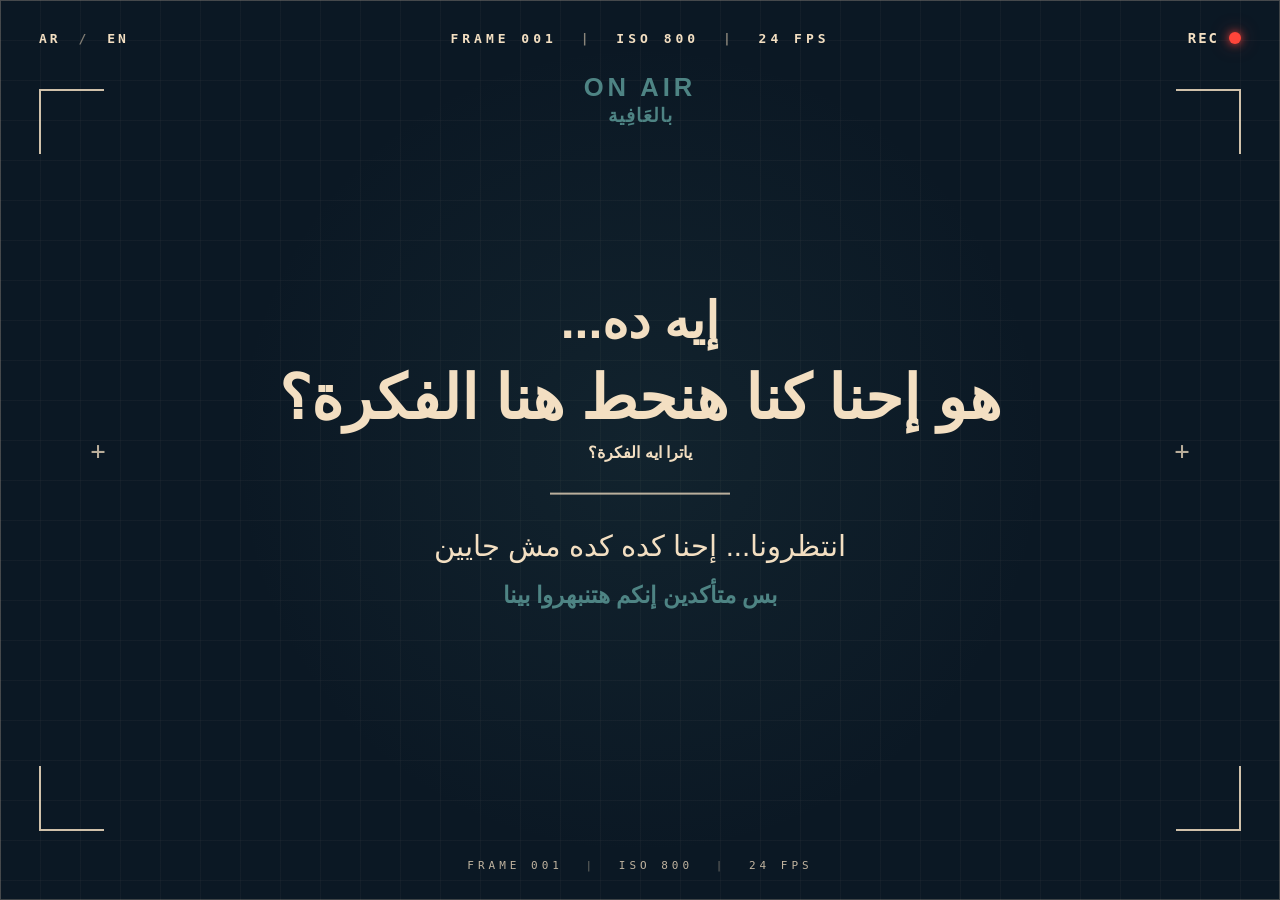
<file: idea.html>
<!DOCTYPE html>
<html lang="ar" dir="rtl">

<head>

    <meta charset="UTF-8">

    <meta
        name="viewport"
        content="width=device-width, initial-scale=1.0, viewport-fit=cover"
    >

    <title>Idea — ON AIR بالعَافِية</title>


    <style>

        /* =====================================================
           RESET
        ===================================================== */

        * {
            margin: 0;
            padding: 0;
            box-sizing: border-box;
        }


        html,
        body {
            width: 100%;
            min-height: 100%;
        }


        body {

            background: #0B1824;

            color: #F3DFC2;

            overflow: hidden;

            font-family:
                Arial,
                Tahoma,
                sans-serif;
        }


        /* =====================================================
           IDEA SECTION
        ===================================================== */

        .idea-section {

            position: relative;

            width: 100%;

            height: 100vh;
            height: 100svh;

            min-height: 500px;

            overflow: hidden;

            background:

                radial-gradient(
                    circle at center,
                    rgba(78, 132, 132, 0.10),
                    transparent 52%
                ),

                #0B1824;
        }


        /* =====================================================
           CAMERA GRID
        ===================================================== */

        .idea-section::before {

            content: "";

            position: absolute;

            inset: 0;

            background-image:

                linear-gradient(
                    rgba(243, 223, 194, 0.035) 1px,
                    transparent 1px
                ),

                linear-gradient(
                    90deg,
                    rgba(243, 223, 194, 0.035) 1px,
                    transparent 1px
                );

            background-size: 40px 40px;

            pointer-events: none;
        }


        /* =====================================================
           CAMERA SCREEN
        ===================================================== */

        .camera-ui {

            position: relative;

            width: 100%;

            height: 100%;

            border: 1px solid
                rgba(243, 223, 194, 0.22);
        }


        /* =====================================================
           TOP DATA
        ===================================================== */

        .camera-data {

            position: absolute;

            top: 30px;

            left: 50%;

            transform:
                translateX(-50%);

            z-index: 5;

            font-family: monospace;

            font-size: 13px;

            font-weight: 700;

            letter-spacing: 4px;

            color: #F3DFC2;

            white-space: nowrap;
        }


        .camera-data span {

            margin: 0 12px;

            opacity: 0.55;
        }


        /* =====================================================
           LANGUAGE
        ===================================================== */

        .language {

            position: absolute;

            top: 30px;

            left: 38px;

            z-index: 5;

            font-family: monospace;

            font-size: 13px;

            font-weight: 700;

            letter-spacing: 3px;

            color: #F3DFC2;
        }


        .language span {

            opacity: 0.5;

            margin: 0 7px;
        }


        /* =====================================================
           TEAM LOGO
        ===================================================== */

        .team-logo {

            position: absolute;

            top: 72px;

            left: 50%;

            transform:
                translateX(-50%);

            display: flex;

            flex-direction: column;

            align-items: center;

            gap: 2px;

            z-index: 6;

            color: #4E8484;

            text-align: center;

            font-weight: 700;

            opacity: 0;

            animation:
                logoIn 1s ease-out
                0.15s forwards;
        }


        .team-logo .english {

            font-size:
                clamp(20px, 2vw, 30px);

            letter-spacing: 4px;
        }


        .team-logo .arabic {

            font-size:
                clamp(15px, 1.5vw, 22px);

            letter-spacing: 1px;
        }


        /* =====================================================
           REC
        ===================================================== */

        .recording {

            position: absolute;

            top: 29px;

            right: 38px;

            z-index: 7;

            display: flex;

            align-items: center;

            gap: 10px;

            font-family: monospace;

            font-size: 14px;

            font-weight: 700;

            letter-spacing: 2px;

            color: #F3DFC2;
        }


        /* RED LIGHT */

        .rec-dot {

            width: 12px;

            height: 12px;

            border-radius: 50%;

            background: #ff453a;

            animation:
                recBlink 1.15s infinite;

            box-shadow:

                0 0 8px
                rgba(255, 69, 58, 0.9),

                0 0 20px
                rgba(255, 69, 58, 0.45);
        }


        /* =====================================================
           REC BLINK
        ===================================================== */

        @keyframes recBlink {

            0%,
            42% {

                opacity: 1;

                box-shadow:

                    0 0 8px
                    rgba(255, 69, 58, 0.9),

                    0 0 22px
                    rgba(255, 69, 58, 0.55);
            }


            50%,
            100% {

                opacity: 0.22;

                box-shadow: none;
            }
        }


        /* =====================================================
           CAMERA FRAME CORNERS
        ===================================================== */

        .corner {

            position: absolute;

            width: 65px;

            height: 65px;

            z-index: 4;

            border-color: #F3DFC2;

            opacity: 0.85;
        }


        /* TOP LEFT */

        .corner.tl {

            top: 88px;

            left: 38px;

            border-top: 2px solid;

            border-left: 2px solid;
        }


        /* TOP RIGHT */

        .corner.tr {

            top: 88px;

            right: 38px;

            border-top: 2px solid;

            border-right: 2px solid;
        }


        /* BOTTOM LEFT */

        .corner.bl {

            bottom: 68px;

            left: 38px;

            border-bottom: 2px solid;

            border-left: 2px solid;
        }


        /* BOTTOM RIGHT */

        .corner.br {

            bottom: 68px;

            right: 38px;

            border-bottom: 2px solid;

            border-right: 2px solid;
        }


        /* =====================================================
           PLUS MARKS
        ===================================================== */

        .plus {

            position: absolute;

            top: 50%;

            transform:
                translateY(-50%);

            z-index: 4;

            color: #F3DFC2;

            font-family: monospace;

            font-size: 25px;

            opacity: 0.75;
        }


        .plus.left {

            left: 7%;
        }


        .plus.right {

            right: 7%;
        }


        /* =====================================================
           IDEA CONTENT
        ===================================================== */

        .idea-content {

            position: absolute;

            top: 50%;

            left: 50%;

            transform:
                translate(-50%, -47%);

            width:
                min(900px, 86%);

            text-align: center;

            z-index: 10;

            opacity: 0;

            animation:
                contentIn 1.4s
                ease-out
                0.3s
                forwards;
        }


        /* =====================================================
           MAIN SENTENCE
        ===================================================== */

        .idea-main {

            display: flex;

            flex-direction: column;

            align-items: center;

            gap: 7px;

            color: #F3DFC2;

            font-weight: 700;

            line-height: 1.25;
        }


        /* إيه ده */

        .idea-main .first-line {

            font-size:
                clamp(27px, 4vw, 50px);
        }


        /* هو احنا كنا هنحط */

        .idea-main .second-line {

            font-size:
                clamp(29px, 4.8vw, 64px);
        }


        /* =====================================================
           DIVIDER
        ===================================================== */

        .divider {

            width: 180px;

            height: 2px;

            margin: 30px auto;

            background: #F3DFC2;

            opacity: 0.75;
        }


        /* =====================================================
           SECOND TEXT
        ===================================================== */

        .idea-sub {

            display: flex;

            flex-direction: column;

            gap: 12px;

            font-weight: 500;

            line-height: 1.4;
        }


        .idea-sub .wait {

            font-size:
                clamp(19px, 2.3vw, 30px);
        }


        .idea-sub .surprise {

            color: #4E8484;

            font-size:
                clamp(17px, 1.8vw, 24px);

            font-weight: 700;
        }


        /* =====================================================
           BOTTOM CAMERA DATA
        ===================================================== */

        .bottom-data {

            position: absolute;

            bottom: 27px;

            left: 50%;

            transform:
                translateX(-50%);

            z-index: 5;

            font-family: monospace;

            font-size: 11px;

            letter-spacing: 4px;

            white-space: nowrap;

            opacity: 0.78;
        }


        .bottom-data span {

            margin: 0 12px;

            opacity: 0.55;
        }


        /* =====================================================
           ENTRANCE ANIMATIONS
        ===================================================== */

        @keyframes contentIn {

            from {

                opacity: 0;

                transform:
                    translate(-50%, -46%)
                    scale(0.97);
            }


            to {

                opacity: 1;

                transform:
                    translate(-50%, -50%)
                    scale(1);
            }
        }


        @keyframes logoIn {

            from {

                opacity: 0;

                transform:
                    translateX(-50%)
                    translateY(-10px);
            }


            to {

                opacity: 1;

                transform:
                    translateX(-50%)
                    translateY(0);
            }
        }


        /* =====================================================
           MOBILE
        ===================================================== */

        @media (max-width: 700px) {

            .idea-section {

                min-height: 500px;
            }


            .camera-data {

                top: 22px;

                font-size: 8px;

                letter-spacing: 2px;
            }


            .camera-data span {

                margin: 0 5px;
            }


            .language {

                top: 22px;

                left: 18px;

                font-size: 9px;

                letter-spacing: 2px;
            }


            .recording {

                top: 22px;

                right: 18px;

                font-size: 9px;

                gap: 7px;
            }


            .rec-dot {

                width: 8px;

                height: 8px;
            }


            .team-logo {

                top: 62px;
            }


            .team-logo .english {

                font-size: 18px;

                letter-spacing: 3px;
            }


            .team-logo .arabic {

                font-size: 14px;
            }


            .corner {

                width: 35px;

                height: 35px;
            }


            .corner.tl,
            .corner.tr {

                top: 72px;
            }


            .corner.bl,
            .corner.br {

                bottom: 52px;
            }


            .corner.tl,
            .corner.bl {

                left: 18px;
            }


            .corner.tr,
            .corner.br {

                right: 18px;
            }


            .idea-content {

                width: 88%;
            }


            .idea-main .first-line {

                font-size: 24px;
            }


            .idea-main .second-line {

                font-size: 30px;
            }


            .divider {

                width: 100px;

                margin: 22px auto;
            }


            .idea-sub .wait {

                font-size: 17px;
            }


            .idea-sub .surprise {

                font-size: 15px;
            }


            .bottom-data {

                bottom: 18px;

                font-size: 7px;

                letter-spacing: 2px;
            }


            .bottom-data span {

                margin: 0 5px;
            }


            .plus {

                display: none;
            }
        }


        /* =====================================================
           VERY SMALL MOBILE
        ===================================================== */

        @media (max-width: 380px) {

            .idea-main .first-line {

                font-size: 21px;
            }


            .idea-main .second-line {

                font-size: 27px;
            }


            .idea-sub .wait {

                font-size: 15px;
            }


            .idea-sub .surprise {

                font-size: 14px;
            }
        }


        /* =====================================================
           REDUCED MOTION
        ===================================================== */

        @media (prefers-reduced-motion: reduce) {

            .team-logo,
            .idea-content {

                animation: none;

                opacity: 1;
            }


            .rec-dot {

                animation: none;

                opacity: 1;
            }
        }

    </style>

</head>


<body>


    <!-- =====================================================
         IDEA
    ===================================================== -->

    <section class="idea-section">


        <div class="camera-ui">


            <!-- =============================================
                 LANGUAGE
            ============================================== -->

            <div class="language">

                AR

                <span>/</span>

                EN

            </div>


            <!-- =============================================
                 CAMERA DATA
            ============================================== -->

            <div class="camera-data">

                FRAME 001

                <span>|</span>

                ISO 800

                <span>|</span>

                24 FPS

            </div>


            <!-- =============================================
                 TEAM LOGO
            ============================================== -->

            <div class="team-logo">

                <span class="english">
                    ON AIR
                </span>

                <span class="arabic">
                    بالعَافِية
                </span>

            </div>


            <!-- =============================================
                 REC
            ============================================== -->

            <div class="recording">

                <span class="rec-dot"></span>

                <span>
                    REC
                </span>

            </div>


            <!-- =============================================
                 CAMERA CORNERS
            ============================================== -->

            <div class="corner tl"></div>

            <div class="corner tr"></div>

            <div class="corner bl"></div>

            <div class="corner br"></div>


            <!-- =============================================
                 SIDE MARKERS
            ============================================== -->

            <div class="plus left">
                +
            </div>

            <div class="plus right">
                +
            </div>


            <!-- =============================================
                 IDEA TEXT
            ============================================== -->

            <div class="idea-content">


                <div class="idea-main">


                    <span class="first-line">

                        إيه ده...

                    </span>


                    <span class="second-line">

                       
                       هو إحنا كنا هنحط هنا الفكرة؟
                      </span>  
                    
                        ياترا ايه الفكرة؟
                   
                </span>


                </div>


                <!-- DIVIDER -->

                <div class="divider"></div>


                <!-- SECOND MESSAGE -->

                <div class="idea-sub">


                    <span class="wait">

                        انتظرونا... إحنا كده كده مش جايين

                    </span>


                    <span class="surprise">

                        بس متأكدين إنكم هتنبهروا بينا

                    </span>


                </div>


            </div>


            <!-- =============================================
                 BOTTOM DATA
            ============================================== -->

            <div class="bottom-data">

                FRAME 001

                <span>|</span>

                ISO 800

                <span>|</span>

                24 FPS

            </div>


        </div>


    </section>


</body>

</html>
</file>
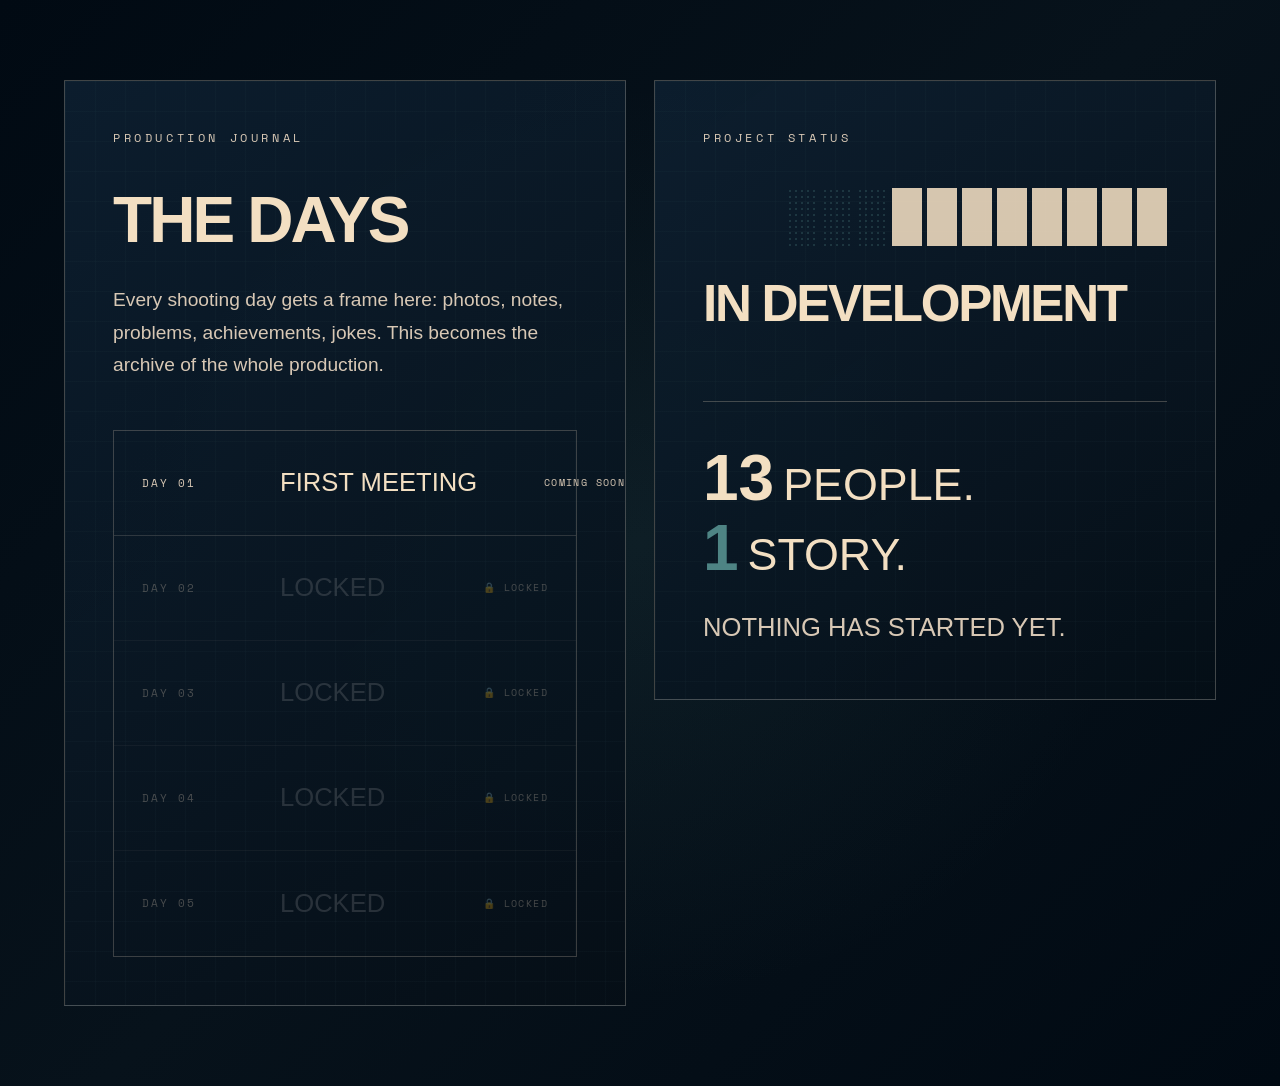
<file: status.html>
<!DOCTYPE html>
<html lang="en" dir="ltr">

<head>

    <meta charset="UTF-8">

    <meta
        name="viewport"
        content="width=device-width, initial-scale=1.0"
    >

    <title>ON AIR — Project Status</title>

    <link
        rel="preconnect"
        href="https://fonts.googleapis.com"
    >

    <link
        rel="preconnect"
        href="https://fonts.gstatic.com"
        crossorigin
    >

    <link
        href="https://fonts.googleapis.com/css2?family=Cairo:wght@300;400;500;600;700&family=Space+Mono:wght@400;700&display=swap"
        rel="stylesheet"
    >

    <link
        rel="stylesheet"
        href="status.css"
    >

</head>


<body>

    <main class="status-page">


        <!-- =============================================
             PROJECT STATUS
        ============================================== -->

        <section class="status-panel">

            <div class="panel-label">
                PROJECT STATUS
            </div>


            <div class="status-bars">

                <span></span>
                <span></span>
                <span></span>
                <span></span>
                <span></span>
                <span></span>
                <span></span>
                <span></span>

                <span class="empty"></span>
                <span class="empty"></span>
                <span class="empty"></span>

            </div>


            <h1>
                IN DEVELOPMENT
            </h1>


            <div class="divider"></div>


            <div class="status-story">

                <div>
                    <strong>13</strong>
                    <span>PEOPLE.</span>
                </div>

                <div>
                    <strong>1</strong>
                    <span>STORY.</span>
                </div>

                <p>
                    NOTHING HAS STARTED YET.
                </p>

            </div>

        </section>



        <!-- =============================================
             PRODUCTION JOURNAL
        ============================================== -->

        <section class="journal-panel">

            <div class="panel-label">
                PRODUCTION JOURNAL
            </div>


            <h2>
                THE DAYS
            </h2>


            <p class="description">
                Every shooting day gets a frame here:
                photos, notes, problems, achievements,
                jokes. This becomes the archive of the
                whole production.
            </p>


            <div class="days-list">


                <div class="day active">

                    <span class="day-number">
                        DAY 01
                    </span>

                    <span class="day-name">
                        FIRST MEETING
                    </span>

                    <span class="day-status">
                        COMING SOON
                    </span>

                </div>


                <div class="day locked">

                    <span class="day-number">
                        DAY 02
                    </span>

                    <span class="day-name">
                        LOCKED
                    </span>

                    <span class="day-status">
                        🔒 LOCKED
                    </span>

                </div>


                <div class="day locked">

                    <span class="day-number">
                        DAY 03
                    </span>

                    <span class="day-name">
                        LOCKED
                    </span>

                    <span class="day-status">
                        🔒 LOCKED
                    </span>

                </div>


                <div class="day locked">

                    <span class="day-number">
                        DAY 04
                    </span>

                    <span class="day-name">
                        LOCKED
                    </span>

                    <span class="day-status">
                        🔒 LOCKED
                    </span>

                </div>


                <div class="day locked">

                    <span class="day-number">
                        DAY 05
                    </span>

                    <span class="day-name">
                        LOCKED
                    </span>

                    <span class="day-status">
                        🔒 LOCKED
                    </span>

                </div>


            </div>

        </section>


    </main>


    <script src="status.js"></script>

</body>

</html>
</file>
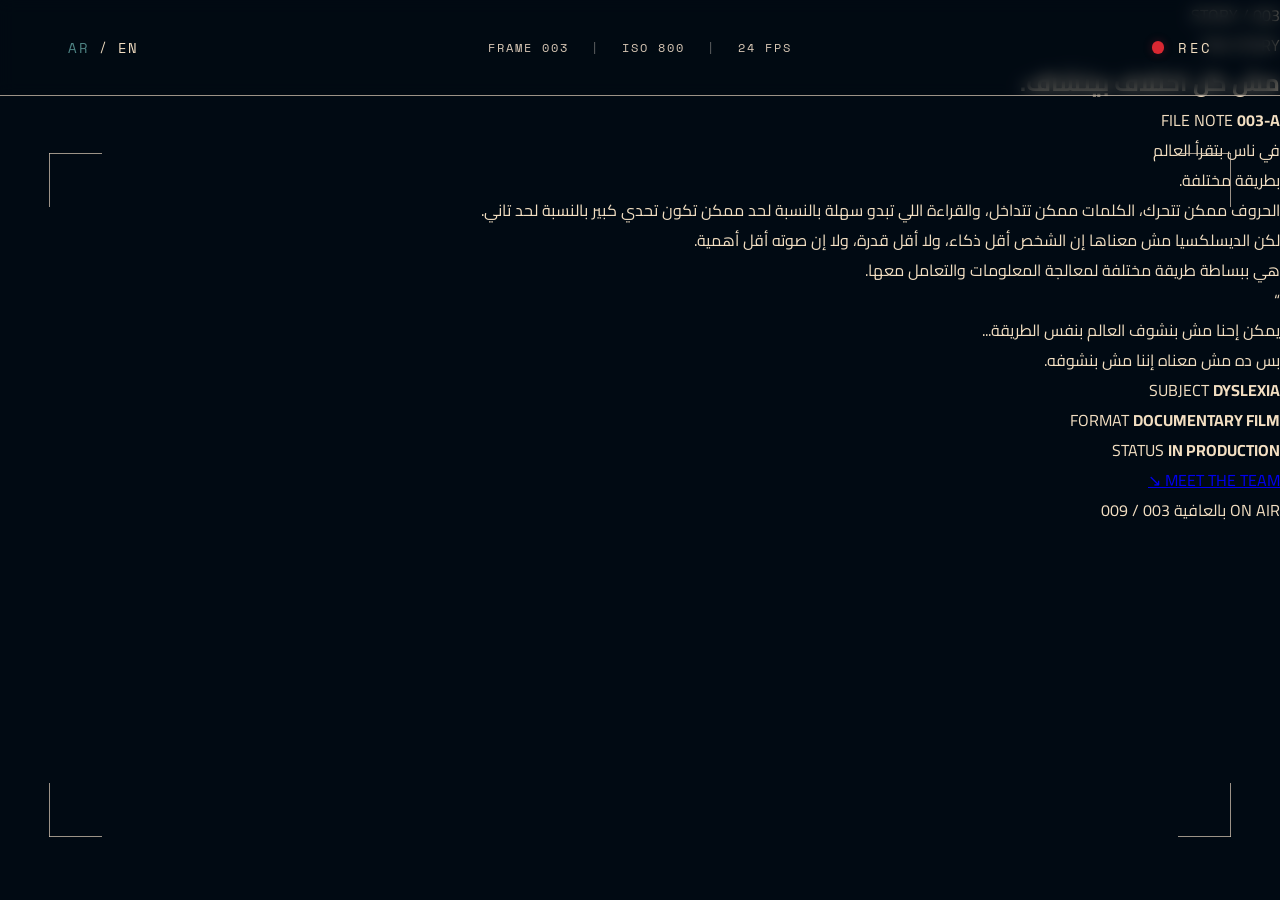
<file: story.html>
<!DOCTYPE html>
<html lang="ar" dir="rtl">

<head>

    <meta charset="UTF-8">

    <meta
        name="viewport"
        content="width=device-width, initial-scale=1.0"
    >

    <title>The Story — ON AIR بالعافية</title>

    <meta
        name="description"
        content="The Story — ON AIR بالعافية"
    >

    <!-- FONTS -->

    <link rel="preconnect" href="https://fonts.googleapis.com">

    <link
        rel="preconnect"
        href="https://fonts.gstatic.com"
        crossorigin
    >

    <link
        href="https://fonts.googleapis.com/css2?family=Cairo:wght@300;400;500;600;700;800&family=Space+Mono:wght@400;700&family=Tajawal:wght@300;400;500;700;800&display=swap"
        rel="stylesheet"
    >

    <link rel="stylesheet" href="style.css">

</head>


<body class="story-page">


    <!-- =================================================
         TOP BAR
    ================================================= -->

    <header class="top-bar">

        <div class="rec">

            <span class="rec-dot"></span>

            <span>REC</span>

        </div>


        <div class="technical-info">

            <span>FRAME 003</span>

            <span class="separator">|</span>

            <span>ISO 800</span>

            <span class="separator">|</span>

            <span>24 FPS</span>

        </div>


        <nav class="language">

            <button
                type="button"
                class="active"
                data-lang="ar"
                aria-pressed="true"
            >
                AR
            </button>

            <span>/</span>

            <button
                type="button"
                data-lang="en"
                aria-pressed="false"
            >
                EN
            </button>

        </nav>

    </header>



    <!-- =================================================
         STORY PAGE
    ================================================= -->

    <main class="story-main">


        <!-- GRID -->

        <div class="story-grid"></div>


        <!-- CAMERA CORNERS -->

        <div class="camera-corner top-left"></div>

        <div class="camera-corner top-right"></div>

        <div class="camera-corner bottom-left"></div>

        <div class="camera-corner bottom-right"></div>



        <!-- =================================================
             PAGE NUMBER
        ================================================= -->

        <div class="story-page-number">

            STORY / 003

        </div>



        <!-- =================================================
             MAIN CONTENT
        ================================================= -->

        <section class="story-content">


            <div class="story-intro">

                <p class="story-eyebrow">

                    THE STORY

                </p>


                <h1>

                    مش كل
                    <span>اختلاف</span>
                    بيتشاف.

                </h1>


                <div class="story-line"></div>

            </div>



            <!-- =================================================
                 STORY TEXT
            ================================================= -->

            <div class="story-body">


                <div class="story-side-label">

                    <span>
                        FILE NOTE
                    </span>

                    <strong>
                        003-A
                    </strong>

                </div>


                <div class="story-text">

                    <p class="story-lead">

                        في ناس بتقرأ العالم
                        <br>
                        بطريقة مختلفة.

                    </p>


                    <p>

                        الحروف ممكن تتحرك،
                        الكلمات ممكن تتداخل،
                        والقراءة اللي تبدو سهلة بالنسبة لحد
                        ممكن تكون تحدي كبير بالنسبة لحد تاني.

                    </p>


                    <p>

                        لكن الديسلكسيا مش معناها
                        إن الشخص أقل ذكاء،
                        ولا أقل قدرة،
                        ولا إن صوته أقل أهمية.

                    </p>


                    <p>

                        هي ببساطة طريقة مختلفة
                        لمعالجة المعلومات والتعامل معها.

                    </p>

                </div>

            </div>



            <!-- =================================================
                 QUOTE
            ================================================= -->

            <div class="story-quote">

                <span class="quote-mark">
                    “
                </span>

                <p>

                    يمكن إحنا مش بنشوف
                    العالم بنفس الطريقة...
                    <br>

                    بس ده مش معناه
                    إننا مش بنشوفه.

                </p>

            </div>



            <!-- =================================================
                 PROJECT NOTE
            ================================================= -->

            <div class="story-note">

                <div>

                    <span>
                        SUBJECT
                    </span>

                    <strong>
                        DYSLEXIA
                    </strong>

                </div>


                <div>

                    <span>
                        FORMAT
                    </span>

                    <strong>
                        DOCUMENTARY FILM
                    </strong>

                </div>


                <div>

                    <span>
                        STATUS
                    </span>

                    <strong>
                        IN PRODUCTION
                    </strong>

                </div>

            </div>



            <!-- =================================================
                 NEXT
            ================================================= -->

            <a
                href="team.html"
                class="story-next"
            >

                <span>
                    MEET THE TEAM
                </span>

                <span>
                    ↘
                </span>

            </a>


        </section>



        <!-- =================================================
             FOOTER
        ================================================= -->

        <div class="story-footer">

            <span>
                ON AIR بالعافية
            </span>

            <span>
                003 / 009
            </span>

        </div>


    </main>


    <script src="script.js"></script>

</body>

</html>
</file>
<file: status.css>
/* =====================================================
   ON AIR — PROJECT STATUS PAGE
===================================================== */

:root {

    --navy: #0B1824;
    --teal: #4E8484;
    --cream: #F3DFC2;
    --beige: #D8C8B5;
    --gray: #686A6A;

    --dark: #010A13;
    --dark-2: #07121B;

    --border:
        rgba(216, 200, 181, .28);

}


/* =====================================================
   RESET
===================================================== */

* {

    margin: 0;
    padding: 0;

    box-sizing: border-box;

}


html {

    min-height: 100%;

    background:
        var(--dark);

}


body {

    min-height: 100vh;

    background:
        var(--dark);

    color:
        var(--cream);

    font-family:
        "Cairo",
        sans-serif;

    overflow-x: hidden;

}


/* =====================================================
   PAGE
===================================================== */

.status-page {

    width: 100%;

    min-height: 100vh;

    padding:
        80px 5vw;

    display: grid;

    grid-template-columns:
        repeat(2, minmax(0, 1fr));

    gap: 28px;

    align-items: start;

    background:

        radial-gradient(
            ellipse 55% 60% at 50% 50%,
            rgba(61, 112, 112, .13),
            transparent 70%
        ),

        linear-gradient(
            135deg,
            #010A13,
            #07121B 50%,
            #010A13
        );

}


/* =====================================================
   PANELS
===================================================== */

.status-panel,
.journal-panel {

    position: relative;

    min-height: 620px;

    padding: 48px;

    border:
        1px solid
        var(--border);

    background:
        linear-gradient(
            145deg,
            rgba(13, 31, 48, .90),
            rgba(5, 14, 22, .88)
        );

    overflow: hidden;

}


/* =====================================================
   TECHNICAL GRID
===================================================== */

.status-panel::before,
.journal-panel::before {

    content: "";

    position: absolute;

    inset: 0;

    background-image:

        linear-gradient(
            rgba(78, 132, 132, .045) 1px,
            transparent 1px
        ),

        linear-gradient(
            90deg,
            rgba(78, 132, 132, .045) 1px,
            transparent 1px
        );

    background-size:
        30px 30px;

    pointer-events: none;

}


/* =====================================================
   LABEL
===================================================== */

.panel-label {

    position: relative;

    z-index: 2;

    color:
        var(--beige);

    font-family:
        "Space Mono",
        monospace;

    font-size:
        12px;

    letter-spacing:
        .30em;

    direction:
        ltr;

    text-align:
        left;

    margin-bottom:
        42px;

}


/* =====================================================
   STATUS BARS
===================================================== */

.status-bars {

    position: relative;

    z-index: 2;

    display: flex;

    align-items: center;

    gap: 5px;

    margin-bottom:
        32px;

}


.status-bars span {

    width:
        30px;

    height:
        58px;

    display: block;

    background:
        var(--cream);

    opacity:
        .88;

}


.status-bars .empty {

    background:

        radial-gradient(
            circle,
            rgba(78, 132, 132, .65) 1px,
            transparent 1px
        );

    background-size:
        6px 6px;

    opacity:
        .4;

}


/* =====================================================
   STATUS TITLE
===================================================== */

.status-panel h1 {

    position: relative;

    z-index: 2;

    color:
        var(--cream);

    font-family:
        Arial Black,
        Arial,
        sans-serif;

    font-size:
        clamp(35px, 4vw, 58px);

    line-height:
        1;

    letter-spacing:
        -.045em;

    direction:
        ltr;

}


/* =====================================================
   DIVIDER
===================================================== */

.divider {

    position: relative;

    z-index: 2;

    width: 100%;

    height: 1px;

    margin:
        72px 0 48px;

    background:
        rgba(216, 200, 181, .28);

}


/* =====================================================
   STATUS STORY
===================================================== */

.status-story {

    position: relative;

    z-index: 2;

    direction:
        ltr;

    text-align:
        left;

}


.status-story div {

    display: flex;

    align-items: baseline;

    gap: 9px;

    margin-bottom:
        10px;

}


.status-story strong {

    font-family:
        Arial Black,
        Arial,
        sans-serif;

    font-size:
        clamp(45px, 5vw, 70px);

    line-height:
        .9;

    color:
        var(--cream);

}


.status-story div:nth-child(2) strong {

    color:
        var(--teal);

}


.status-story span {

    color:
        var(--cream);

    font-family:
        Arial Black,
        Arial,
        sans-serif;

    font-size:
        clamp(32px, 3.5vw, 50px);

}


.status-story p {

    margin-top:
        32px;

    color:
        var(--beige);

    font-family:
        Arial Black,
        Arial,
        sans-serif;

    font-size:
        clamp(20px, 2vw, 30px);

    line-height:
        1.25;

}


/* =====================================================
   JOURNAL TITLE
===================================================== */

.journal-panel h2 {

    position: relative;

    z-index: 2;

    color:
        var(--cream);

    font-family:
        Arial Black,
        Arial,
        sans-serif;

    font-size:
        clamp(42px, 5vw, 65px);

    line-height:
        1;

    letter-spacing:
        -.045em;

    margin-bottom:
        32px;

    direction:
        ltr;

}


/* =====================================================
   DESCRIPTION
===================================================== */

.description {

    position: relative;

    z-index: 2;

    max-width:
        650px;

    margin-bottom:
        48px;

    color:
        var(--beige);

    font-family:
        Arial,
        Helvetica,
        sans-serif;

    font-size:
        clamp(16px, 1.5vw, 21px);

    line-height:
        1.7;

    direction:
        ltr;

}


/* =====================================================
   DAYS LIST
===================================================== */

.days-list {

    position: relative;

    z-index: 2;

    width: 100%;

    border:
        1px solid
        rgba(216, 200, 181, .25);

}


/* =====================================================
   DAY
===================================================== */

.day {

    min-height:
        105px;

    padding:
        24px 28px;

    display: grid;

    grid-template-columns:
        120px 1fr 130px;

    align-items:
        center;

    gap:
        18px;

    border-bottom:
        1px solid
        rgba(216, 200, 181, .18);

    direction:
        ltr;

}


.day:last-child {

    border-bottom:
        none;

}


.day-number {

    color:
        var(--beige);

    font-family:
        "Space Mono",
        monospace;

    font-size:
        11px;

    letter-spacing:
        .18em;

}


.day-name {

    color:
        var(--cream);

    font-family:
        Arial Black,
        Arial,
        sans-serif;

    font-size:
        clamp(19px, 2vw, 27px);

    white-space:
        nowrap;

}


.day-status {

    color:
        var(--beige);

    font-family:
        "Space Mono",
        monospace;

    font-size:
        10px;

    letter-spacing:
        .14em;

    text-align:
        right;

    white-space:
        nowrap;

}


/* =====================================================
   LOCKED DAYS
===================================================== */

.day.locked {

    opacity:
        .30;

}


.day.locked .day-name {

    color:
        #777b80;

}


/* =====================================================
   ACTIVE DAY
===================================================== */

.day.active {

    transition:
        background .3s ease;

}


.day.active:hover {

    background:
        rgba(78, 132, 132, .06);

}


/* =====================================================
   MOBILE
===================================================== */

@media (max-width: 900px) {

    .status-page {

        grid-template-columns:
            1fr;

        padding:
            50px 5vw;

    }


    .status-panel,
    .journal-panel {

        min-height:
            auto;

    }

}


/* =====================================================
   MOBILE — 600px
===================================================== */

@media (max-width: 600px) {

    .status-page {

        padding:
            35px 18px 70px;

        gap:
            20px;

    }


    .status-panel,
    .journal-panel {

        padding:
            30px 22px;

    }


    .panel-label {

        font-size:
            9px;

        letter-spacing:
            .20em;

        margin-bottom:
            32px;

    }


    .status-bars {

        gap:
            4px;

    }


    .status-bars span {

        width:
            20px;

        height:
            45px;

    }


    .status-panel h1 {

        font-size:
            31px;

    }


    .divider {

        margin:
            55px 0 38px;

    }


    .status-story strong {

        font-size:
            46px;

    }


    .status-story span {

        font-size:
            30px;

    }


    .status-story p {

        font-size:
            18px;

    }


    .journal-panel h2 {

        font-size:
            43px;

    }


    .description {

        font-size:
            15px;

        line-height:
            1.8;

    }


    .day {

        min-height:
            100px;

        padding:
            20px 16px;

        grid-template-columns:
            75px 1fr;

        gap:
            10px;

    }


    .day-number {

        font-size:
            8px;

    }


    .day-name {

        font-size:
            18px;

    }


    .day-status {

        grid-column:
            2;

        text-align:
            left;

        font-size:
            8px;

        margin-top:
            -15px;

    }

}
</file>
<file: style.css>
/* =====================================================
   ON AIR بالعَافِية
   CINEMATIC LANDING PAGE
===================================================== */


/* =====================================================
   ROOT
===================================================== */

:root {

    --navy: #0B1824;

    --teal: #4E8484;

    --cream: #F3DFC2;

    --beige: #D8C8B5;

    --gray: #686A6A;

    --red: #D92832;

    --dark: #010A13;

    --dark-2: #07121B;

    --grid: rgba(91, 123, 128, 0.10);

    --gold-line: rgba(216, 200, 181, 0.72);

    --transition-fast: .25s ease;

    --transition-medium: .5s ease;

    --transition-slow: .9s ease;
}


/* =====================================================
   RESET
===================================================== */

* {

    margin: 0;

    padding: 0;

    box-sizing: border-box;
}


html,
body {

    width: 100%;

    height: 100%;

    min-height: 100%;

    overflow: hidden;
}


html {

    background: var(--dark);

    scroll-behavior: smooth;
}


body {

    background: var(--dark);

    color: var(--cream);

    font-family: "Cairo", sans-serif;

    overflow: hidden;

    -webkit-font-smoothing: antialiased;

    text-rendering: optimizeLegibility;

    cursor: default;
}


/* =====================================================
   WEBSITE
===================================================== */

#website {

    position: relative;

    width: 100%;

    height: 100dvh;

    min-height: 100dvh;

    overflow: hidden;

    background: var(--dark);
}


/* =====================================================
   LOADER
===================================================== */

#loader {

    position: fixed;

    inset: 0;

    z-index: 9999;

    width: 100%;

    height: 100dvh;

    display: flex;

    flex-direction: column;

    justify-content: center;

    align-items: center;

    background: var(--dark);

    transition:
        opacity .8s ease,
        visibility .8s ease;
}


#loader.hidden {

    opacity: 0;

    visibility: hidden;

    pointer-events: none;
}


.loader-logo {

    direction: ltr;

    color: var(--cream);

    font-family:
        Arial,
        Helvetica,
        sans-serif;

    font-size:
        clamp(50px, 9vw, 120px);

    font-weight: 800;

    line-height: .8;

    letter-spacing: -.07em;
}


.loader-line {

    width:
        clamp(100px, 12vw, 150px);

    height: 1px;

    margin:
        30px 0 18px;

    background: var(--teal);

    transform-origin: left;

    animation:
        loaderLine 1.5s infinite;
}


.loader-status {

    direction: ltr;

    color: var(--beige);

    font-family:
        "Space Mono",
        monospace;

    font-size: 9px;

    letter-spacing: .25em;
}


@keyframes loaderLine {

    0% {

        transform: scaleX(0);

        opacity: .3;
    }

    50% {

        transform: scaleX(1);

        opacity: 1;
    }

    100% {

        transform: scaleX(0);

        opacity: .3;
    }
}


/* =====================================================
   TOP BAR
===================================================== */

.top-bar {

    position: absolute;

    top: 0;

    left: 0;

    right: 0;

    height:
        clamp(70px, 10.7vh, 110px);

    z-index: 100;

    display: flex;

    align-items: center;

    justify-content: space-between;

    padding:
        0 clamp(28px, 5.3vw, 82px);

    border-bottom:
        1px solid var(--gold-line);

    background:
        rgba(3, 12, 20, .48);

    backdrop-filter:
        blur(8px);

    -webkit-backdrop-filter:
        blur(8px);
}


/* =====================================================
   REC
===================================================== */

.rec {

    display: flex;

    align-items: center;

    gap: 14px;

    direction: ltr;

    color: var(--cream);

    font-family:
        "Space Mono",
        monospace;

    font-size:
        clamp(11px, 1.1vw, 17px);

    letter-spacing: .16em;
}


.rec-dot {

    width:
        clamp(9px, 1vw, 16px);

    height:
        clamp(9px, 1vw, 16px);

    flex-shrink: 0;

    border-radius: 50%;

    background: var(--red);

    box-shadow:
        0 0 10px
        rgba(217, 40, 50, .28);

    animation:
        recBlink 1.3s infinite;
}


@keyframes recBlink {

    0%,
    45% {

        opacity: 1;

        transform: scale(1);
    }

    50%,
    100% {

        opacity: .45;

        transform: scale(.82);
    }
}


/* =====================================================
   TECHNICAL INFO
===================================================== */

.technical-info {

    position: absolute;

    left: 50%;

    transform: translateX(-50%);

    display: flex;

    align-items: center;

    gap:
        clamp(12px, 1.7vw, 25px);

    direction: ltr;

    color: var(--beige);

    font-family:
        "Space Mono",
        monospace;

    font-size:
        clamp(9px, .9vw, 14px);

    letter-spacing: .18em;

    white-space: nowrap;
}


.technical-info .separator {

    color: var(--gray);
}


/* =====================================================
   LANGUAGE
===================================================== */

.language {

    display: flex;

    align-items: center;

    gap:
        clamp(7px, .8vw, 13px);

    direction: ltr;
}


.language button {

    border: none;

    outline: none;

    background: transparent;

    color: var(--cream);

    font-family:
        "Space Mono",
        monospace;

    font-size:
        clamp(10px, 1.1vw, 17px);

    letter-spacing: .12em;

    cursor: pointer;

    transition:
        color var(--transition-fast);
}


.language button.active {

    color: var(--teal);
}


.language button:hover {

    color: var(--teal);
}


.language span {

    color: var(--cream);

    font-family:
        "Space Mono",
        monospace;

    font-size:
        clamp(10px, 1vw, 16px);
}


/* =====================================================
   HERO
===================================================== */

.hero {

    position: relative;

    width: 100%;

    height: 100dvh;

    min-height: 100dvh;

    overflow: hidden;

    display: flex;

    justify-content: center;

    align-items: center;

    isolation: isolate;
}


/* =====================================================
   BACKGROUND
===================================================== */

.hero-background {

    position: absolute;

    inset: -15px;

    z-index: -5;

    background:

        radial-gradient(
            ellipse 55% 45% at 34% 64%,
            rgba(61, 112, 112, .34),
            transparent 65%
        ),

        radial-gradient(
            ellipse 70% 65% at 52% 43%,
            rgba(15, 38, 51, .55),
            transparent 70%
        ),

        linear-gradient(
            135deg,
            #010A13 0%,
            #07121B 45%,
            #061019 100%
        );

    transition:
        transform 1s ease-out;
}


/* =====================================================
   CINEMATIC GRID
===================================================== */

.hero::before {

    content: "";

    position: absolute;

    inset:
        clamp(105px, 14vh, 145px)
        clamp(45px, 7vw, 110px)
        clamp(135px, 16vh, 165px);

    z-index: -2;

    background-image:

        linear-gradient(
            var(--grid) 1px,
            transparent 1px
        ),

        linear-gradient(
            90deg,
            var(--grid) 1px,
            transparent 1px
        );

    background-size:
        clamp(26px, 2.1vw, 34px)
        clamp(26px, 2.1vw, 34px);

    opacity: .58;

    pointer-events: none;
}


/* =====================================================
   VIGNETTE
===================================================== */

.hero::after {

    content: "";

    position: absolute;

    inset: 0;

    z-index: -1;

    pointer-events: none;

    background:

        radial-gradient(
            ellipse at center,
            transparent 35%,
            rgba(0, 0, 0, .45) 100%
        );
}


/* =====================================================
   CAMERA CORNERS
===================================================== */

.camera-corner {

    position: absolute;

    width:
        clamp(42px, 4.2vw, 64px);

    height:
        clamp(42px, 4.2vw, 64px);

    z-index: 10;

    pointer-events: none;
}


.camera-corner::before,
.camera-corner::after {

    content: "";

    position: absolute;

    background: var(--gold-line);
}


.camera-corner::before {

    width: 100%;

    height: 1px;
}


.camera-corner::after {

    width: 1px;

    height: 100%;
}


/* TOP LEFT */

.camera-corner.top-left {

    top:
        clamp(125px, 17vh, 175px);

    left:
        clamp(28px, 3.8vw, 58px);
}


.camera-corner.top-left::before {

    top: 0;

    left: 0;
}


.camera-corner.top-left::after {

    top: 0;

    left: 0;
}


/* TOP RIGHT */

.camera-corner.top-right {

    top:
        clamp(125px, 17vh, 175px);

    right:
        clamp(28px, 3.8vw, 58px);
}


.camera-corner.top-right::before {

    top: 0;

    right: 0;
}


.camera-corner.top-right::after {

    top: 0;

    right: 0;
}


/* BOTTOM LEFT */

.camera-corner.bottom-left {

    bottom:
        clamp(55px, 7vh, 80px);

    left:
        clamp(28px, 3.8vw, 58px);
}


.camera-corner.bottom-left::before {

    bottom: 0;

    left: 0;
}


.camera-corner.bottom-left::after {

    bottom: 0;

    left: 0;
}


/* BOTTOM RIGHT */

.camera-corner.bottom-right {

    bottom:
        clamp(55px, 7vh, 80px);

    right:
        clamp(28px, 3.8vw, 58px);
}


.camera-corner.bottom-right::before {

    bottom: 0;

    right: 0;
}


.camera-corner.bottom-right::after {

    bottom: 0;

    right: 0;
}


/* =====================================================
   CROSS MARKS
===================================================== */

.cross {

    position: absolute;

    width: 20px;

    height: 20px;

    z-index: 5;
}


.cross::before,
.cross::after {

    content: "";

    position: absolute;

    background: var(--gold-line);
}


.cross::before {

    width: 20px;

    height: 1px;

    top: 10px;

    left: 0;
}


.cross::after {

    width: 1px;

    height: 20px;

    left: 10px;

    top: 0;
}


.cross-left {

    left: 6.5%;

    top: 58%;
}


.cross-right {

    right: 6.5%;

    top: 58%;
}


/* =====================================================
   HERO CONTENT
===================================================== */

.hero-content {

    position: relative;

    z-index: 20;

    width: 100%;

    max-width: 1150px;

    height: calc(
        100dvh -
        clamp(70px, 10.7vh, 110px)
    );

    margin-top:
        clamp(70px, 10.7vh, 110px);

    padding: 20px;

    display: flex;

    flex-direction: column;

    align-items: center;

    justify-content: center;

    text-align: center;

    animation:
        heroReveal 1.2s
        cubic-bezier(.22, 1, .36, 1);
}


@keyframes heroReveal {

    from {

        opacity: 0;

        transform:
            translateY(25px)
            scale(.985);
    }

    to {

        opacity: 1;

        transform:
            translateY(0)
            scale(1);
    }
}


/* =====================================================
   EYEBROW
===================================================== */

.eyebrow {

    margin-bottom:
        clamp(18px, 3vh, 30px);

    direction: ltr;

    color: var(--beige);

    font-family:
        "Space Mono",
        monospace;

    font-size:
        clamp(8px, .9vw, 14px);

    font-weight: 400;

    letter-spacing:
        clamp(.18em, .38em, .38em);

    line-height: 1.5;

    text-transform: uppercase;
}


/* =====================================================
   TEAM LOGO
===================================================== */

.team-logo {

    display: flex;

    flex-direction: column;

    align-items: center;

    justify-content: center;

    user-select: none;
}


/* =====================================================
   ON AIR
===================================================== */

.english-logo {

    direction: ltr;

    display: flex;

    align-items: center;

    justify-content: center;
}


.on-air {

    color: var(--cream);

    font-family:
        Arial Black,
        Arial,
        Helvetica,
        sans-serif;

    font-size:
        clamp(90px, 13vw, 205px);

    font-weight: 900;

    line-height: .78;

    letter-spacing:
        -.085em;

    white-space: nowrap;

    text-shadow:
        0 1px 0 rgba(255,255,255,.08),
        0 8px 35px rgba(0,0,0,.18);
}


/* =====================================================
   ARABIC LOGO
===================================================== */

.arabic-logo {

    margin-top:
        clamp(20px, 3.5vh, 36px);

    direction: rtl;

    color: var(--teal);

    font-family:
        "Tajawal",
        "Cairo",
        sans-serif;

    font-size:
        clamp(48px, 6.1vw, 94px);

    font-weight: 400;

    line-height: .95;

    letter-spacing: 0;

    text-shadow:
        0 0 35px
        rgba(78, 132, 132, .16);
}


/* =====================================================
   SMALL LINE
===================================================== */

.small-line {

    width:
        clamp(35px, 3.3vw, 50px);

    height: 1px;

    margin-top:
        clamp(18px, 3vh, 30px);

    background: var(--beige);

    opacity: .75;
}


/* =====================================================
   TEAM STATEMENT
===================================================== */

.hero-description {

    margin-top:
        clamp(17px, 2.7vh, 28px);

    display: flex;

    flex-direction: column;

    gap: 4px;

    direction: ltr;

    color: var(--beige);

    font-family:
        "Space Mono",
        monospace;

    font-size:
        clamp(11px, 1.3vw, 20px);

    font-weight: 400;

    line-height: 1.45;

    letter-spacing:
        clamp(.03em, .07em, .07em);
}


.hero-description span:first-child {

    color: var(--cream);
}


/* =====================================================
   FINAL STATEMENT
===================================================== */

.final-statement {

    margin-top:
        clamp(25px, 4vh, 42px);

    direction: rtl;

    color: var(--beige);

    font-family:
        "Cairo",
        sans-serif;

    font-size:
        clamp(13px, 1.4vw, 21px);

    font-weight: 400;

    letter-spacing: .02em;

    opacity: .92;
}


/* =====================================================
   CLICK FEEDBACK
===================================================== */

.hero.click-effect .hero-content {

    animation:
        cinematicClick .6s
        cubic-bezier(.22, 1, .36, 1);
}


@keyframes cinematicClick {

    0% {

        transform: scale(1);
    }

    45% {

        transform: scale(.985);
    }

    100% {

        transform: scale(1);
    }
}


/* =====================================================
   TABLET
===================================================== */

@media (max-width: 900px) {

    .top-bar {

        height: 82px;

        padding:
            0 30px;
    }


    .technical-info {

        gap: 10px;

        font-size: 9px;
    }


    .hero::before {

        inset:
            105px
            30px
            70px;

        background-size:
            27px 27px;
    }


    .camera-corner {

        width: 42px;

        height: 42px;
    }


    .camera-corner.top-left,
    .camera-corner.top-right {

        top: 120px;
    }


    .camera-corner.bottom-left,
    .camera-corner.bottom-right {

        bottom: 45px;
    }


    .on-air {

        font-size: 16vw;
    }


    .arabic-logo {

        font-size: 8vw;
    }
}


/* =====================================================
   MOBILE
===================================================== */

@media (max-width: 700px) {

    html,
    body {

        width: 100%;

        height: 100%;

        overflow: hidden;
    }


    #website {

        height: 100dvh;

        min-height: 100dvh;
    }


    /* TOP BAR */

    .top-bar {

        height: 64px;

        padding:
            0 18px;

        background:
            rgba(3, 12, 20, .55);
    }


    .rec {

        gap: 8px;

        font-size: 10px;

        letter-spacing: .12em;
    }


    .rec-dot {

        width: 8px;

        height: 8px;
    }


    .technical-info {

        display: none;
    }


    .language {

        gap: 6px;
    }


    .language button {

        font-size: 10px;
    }


    .language span {

        font-size: 10px;
    }


    /* HERO */

    .hero {

        height: 100dvh;

        min-height: 100dvh;

        width: 100%;
    }


    .hero::before {

        inset:
            64px
            0
            0;

        background-size:
            24px 24px;

        opacity: .42;
    }


    /* CAMERA CORNERS */

    .camera-corner {

        width: 32px;

        height: 32px;
    }


    .camera-corner.top-left,
    .camera-corner.top-right {

        top: 92px;
    }


    .camera-corner.bottom-left,
    .camera-corner.bottom-right {

        bottom: 30px;
    }


    /* CENTER MARKS */

    .cross-left {

        left: 7%;

        top: 55%;
    }


    .cross-right {

        right: 7%;

        top: 55%;
    }


    /* LOGO */

    .on-air {

        font-size:
            clamp(58px, 18vw, 105px);

        letter-spacing:
            -.08em;
    }


    .arabic-logo {

        margin-top: 22px;

        font-size:
            clamp(37px, 11vw, 70px);
    }


    /* EYEBROW */

    .eyebrow {

        margin-bottom: 22px;

        font-size: 8px;

        letter-spacing: .22em;
    }


    /* LINE */

    .small-line {

        margin-top: 20px;

        width: 38px;
    }


    /* DESCRIPTION */

    .hero-description {

        margin-top: 20px;

        font-size: 12px;

        gap: 3px;
    }


    /* FINAL STATEMENT */

    .final-statement {

        margin-top: 27px;

        font-size: 13px;
    }

}


/* =====================================================
   VERY SMALL MOBILE
===================================================== */

@media (max-width: 380px) {

    .on-air {

        font-size: 17vw;
    }


    .arabic-logo {

        font-size: 10vw;
    }


    .hero-description {

        font-size: 11px;
    }


    .final-statement {

        font-size: 12px;
    }
} /* =====================================================
   CAMERA TRANSITION
===================================================== */

.camera-flash {

    position: fixed;

    inset: 0;

    z-index: 99999;

    background: #ffffff;

    opacity: 0;

    pointer-events: none;

    display: flex;

    align-items: center;

    justify-content: center;

    transition:
        opacity .12s ease;

}


/* FLASH */

.camera-flash.active {

    opacity: 1;

}


/* FADE AFTER FLASH */

.camera-flash.fade {

    opacity: 0;

    transition:
        opacity .45s ease;

}


/* CAMERA FOCUS FRAME */

.camera-focus-frame {

    position: absolute;

    width: 150px;

    height: 100px;

    border: 2px solid rgba(11, 24, 36, .75);

    opacity: 0;

    transform:
        scale(1.35);

    transition:
        opacity .12s ease,
        transform .12s ease;

}


.camera-flash.active
.camera-focus-frame {

    opacity: 1;

    transform:
        scale(1);

}


/* FRAME CAPTURED */

.camera-flash-text {

    position: absolute;

    bottom: 12%;

    color: #0B1824;

    font-family:
        "Space Mono",
        monospace;

    font-size: 10px;

    letter-spacing: .28em;

    opacity: 0;

    transition:
        opacity .2s ease;

}


.camera-flash.active
.camera-flash-text {

    opacity: .65;

}


/* CAMERA SHAKE */

@keyframes cameraShake {

    0% {
        transform: translate(0, 0);
    }

    20% {
        transform: translate(-3px, 2px);
    }

    40% {
        transform: translate(3px, -2px);
    }

    60% {
        transform: translate(-2px, -1px);
    }

    80% {
        transform: translate(2px, 1px);
    }

    100% {
        transform: translate(0, 0);
    }

}


body.camera-shake {

    animation:
        cameraShake .18s ease;
}


/* PAGE LEAVING */

body.page-transition-out {

    animation:
        pageTransitionOut .38s ease forwards;

}


@keyframes pageTransitionOut {

    from {

        opacity: 1;

        transform:
            scale(1);

    }

    to {

        opacity: 0;

        transform:
            scale(1.025);

    }

}


/* MOBILE */

@media (max-width: 700px) {

    .camera-focus-frame {

        width: 110px;

        height: 75px;

    }


    .camera-flash-text {

        font-size: 8px;

        bottom: 14%;

    }

}/* =========================================
   TEAM STATEMENT
========================================= */

.team-statement {
    width: min(90%, 1100px);
    margin: 90px auto 120px;
    padding: 55px 48px;
    border: 1px solid rgba(239, 229, 211, 0.28);
    background: rgba(13, 28, 45, 0.55);
    position: relative;
    overflow: hidden;
}

.statement-label {
    font-family: monospace;
    font-size: 13px;
    letter-spacing: 5px;
    color: #c9b18d;
    margin-bottom: 45px;
}

.statement-ar {
    display: flex;
    flex-direction: column;
    gap: 2px;

    font-size: clamp(42px, 6vw, 82px);
    line-height: 1.15;
    font-weight: 400;

    color: #f2eadf;
}

.statement-ar span:nth-child(2) {
    color: #65a5a4;
}

.statement-en {
    display: flex;
    flex-direction: column;
    gap: 3px;

    margin-top: 38px;

    font-family: Arial, sans-serif;
    font-weight: 800;
    font-size: clamp(25px, 3vw, 45px);
    letter-spacing: 3px;

    color: #f2eadf;
}

.statement-en span:nth-child(2) {
    color: #c9b18d;
}

.statement-line {
    width: 100%;
    height: 1px;
    background: rgba(239, 229, 211, 0.25);
    margin-top: 45px;
}


/* =========================================
   MOBILE
========================================= */

@media (max-width: 700px) {

    .team-statement {
        width: 88%;
        margin: 60px auto 80px;
        padding: 35px 25px;
    }

    .statement-label {
        font-size: 10px;
        letter-spacing: 3px;
        margin-bottom: 30px;
    }

    .statement-ar {
        font-size: 43px;
    }

    .statement-en {
        font-size: 23px;
        letter-spacing: 2px;
        margin-top: 30px;
    }

    .statement-line {
        margin-top: 30px;
    }

}
</file>
